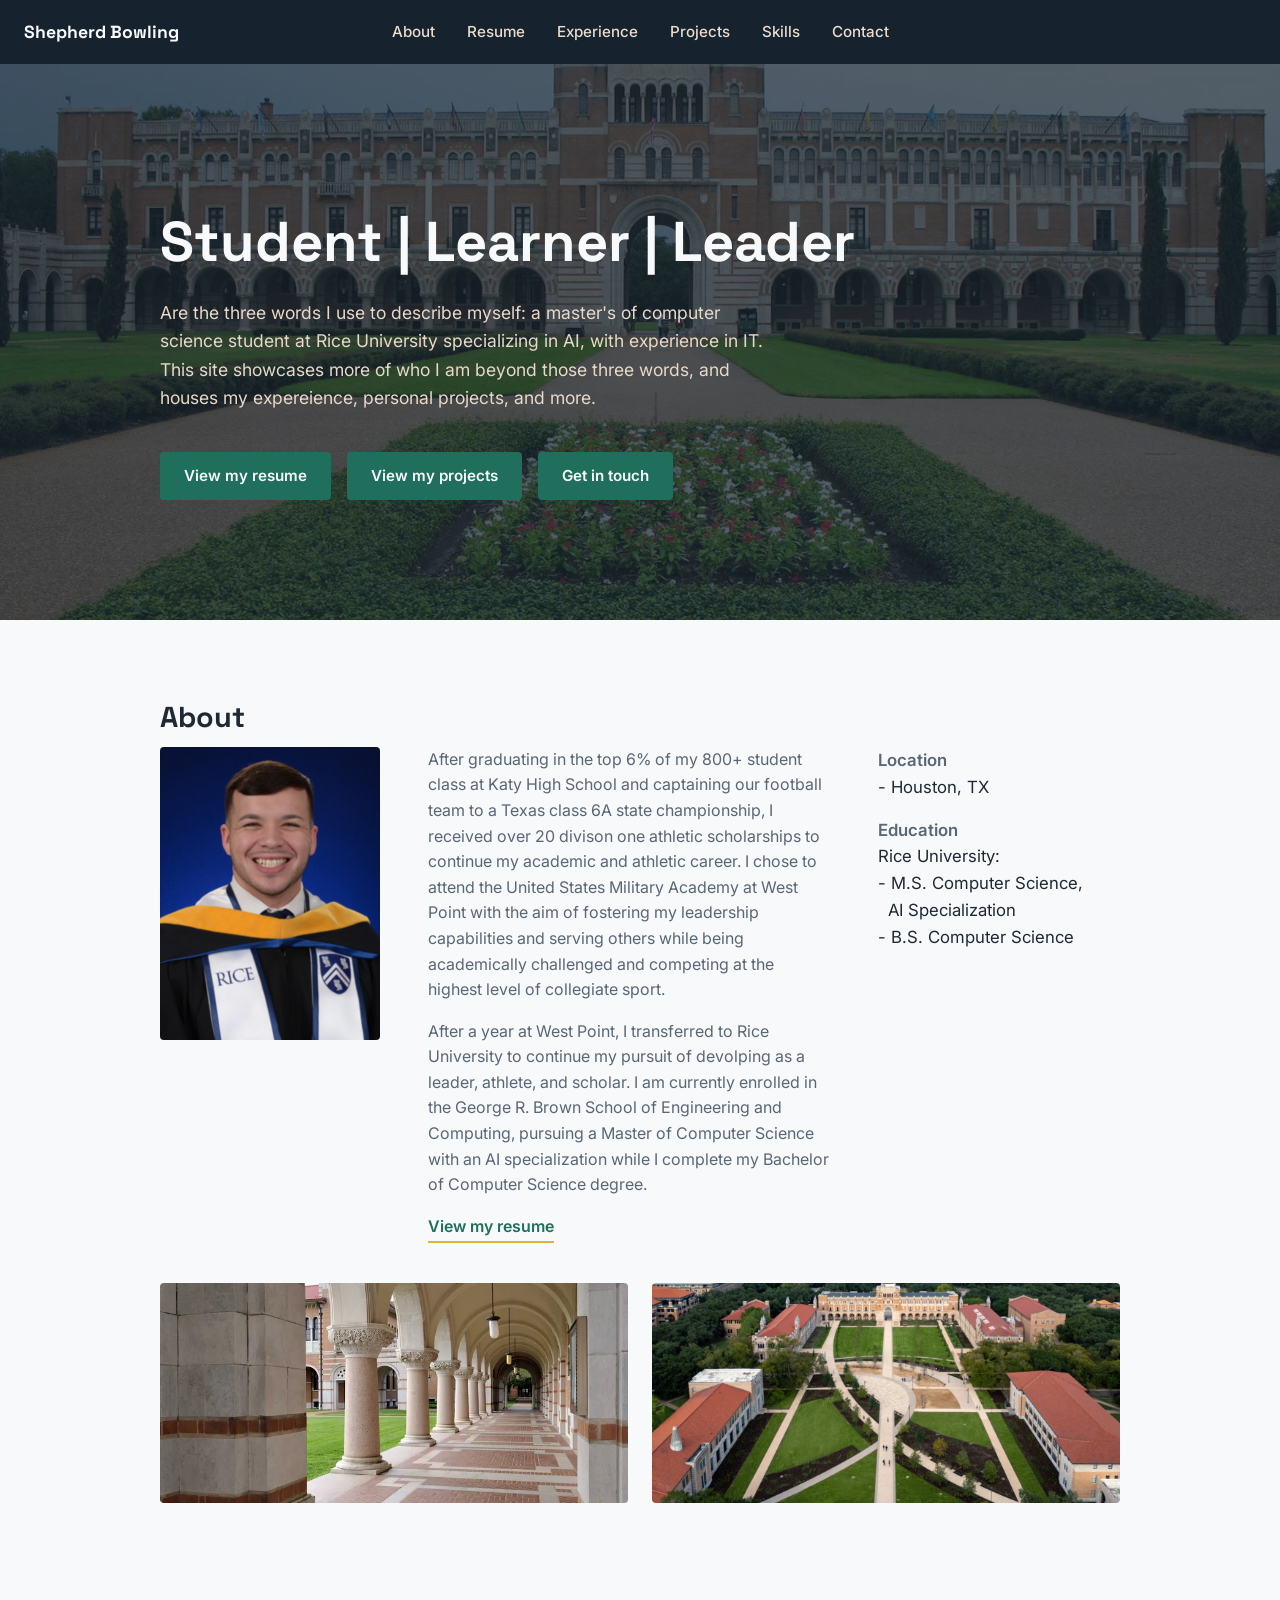
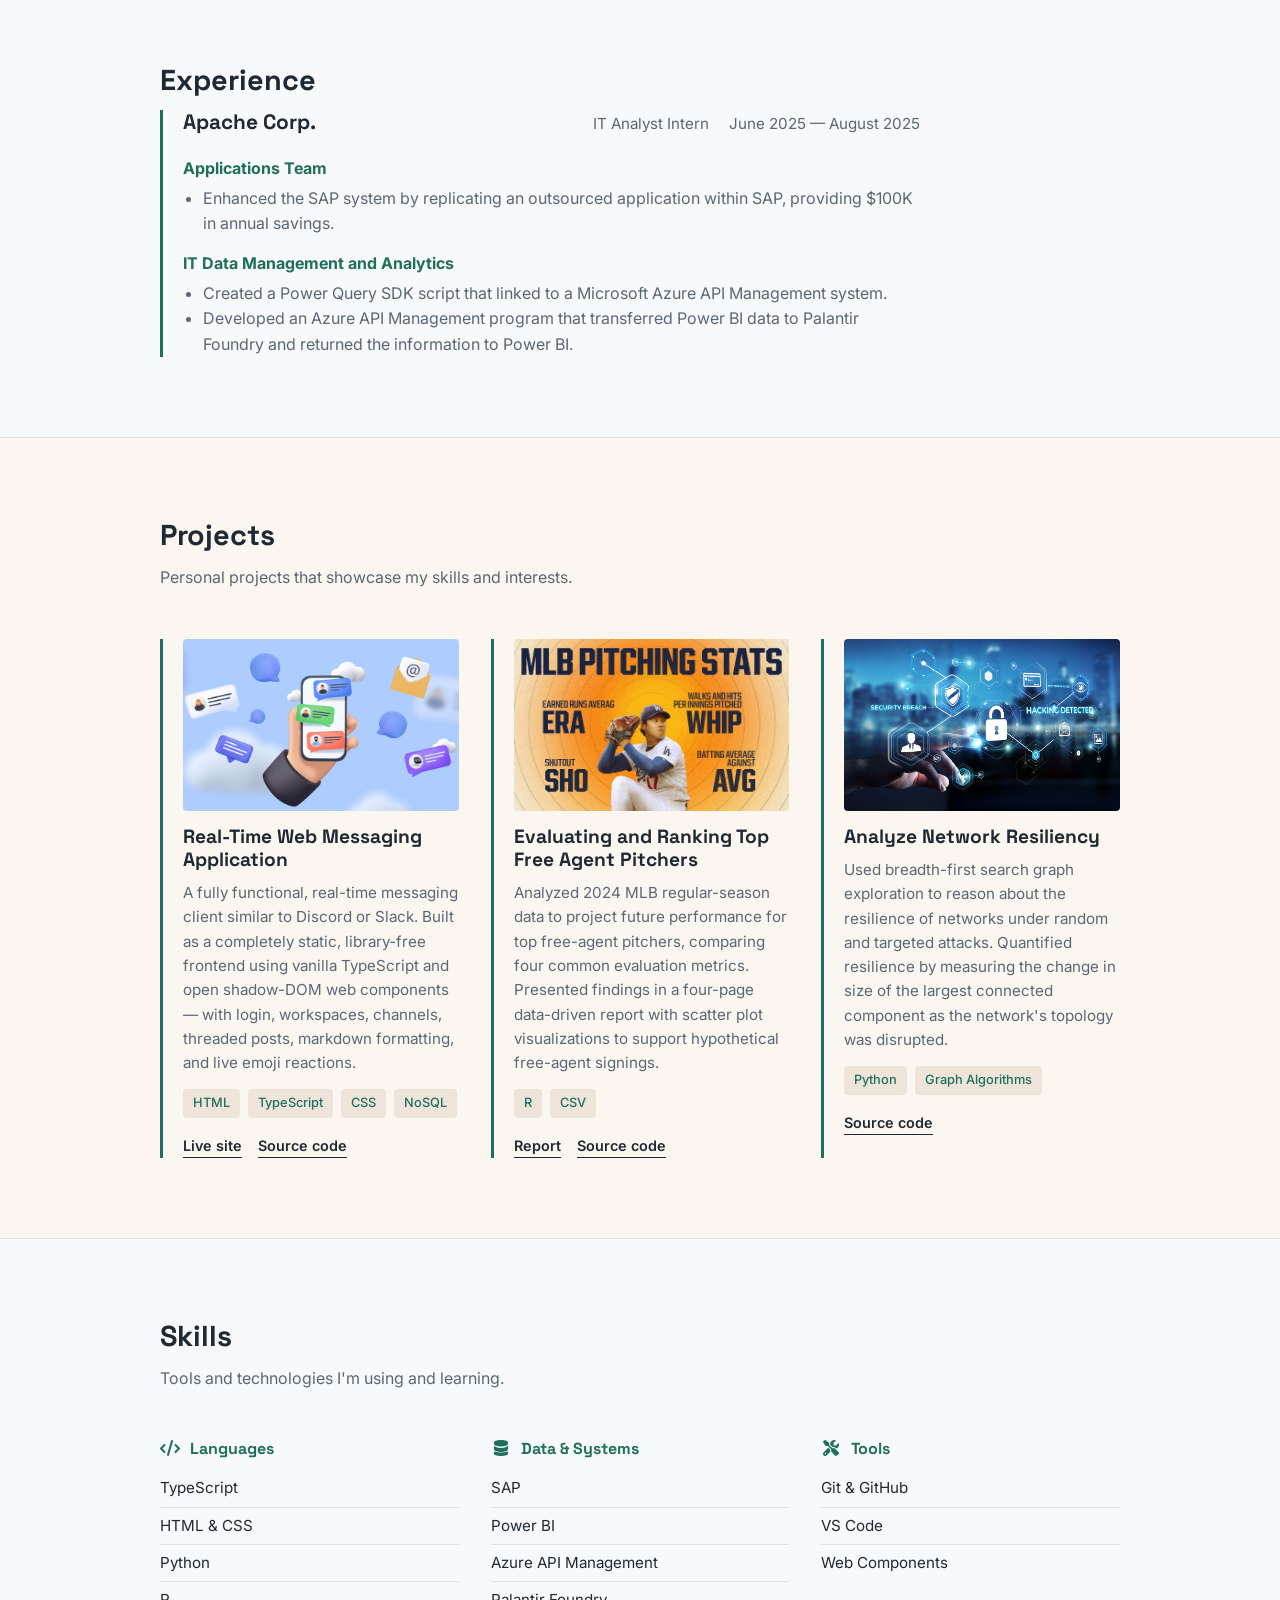
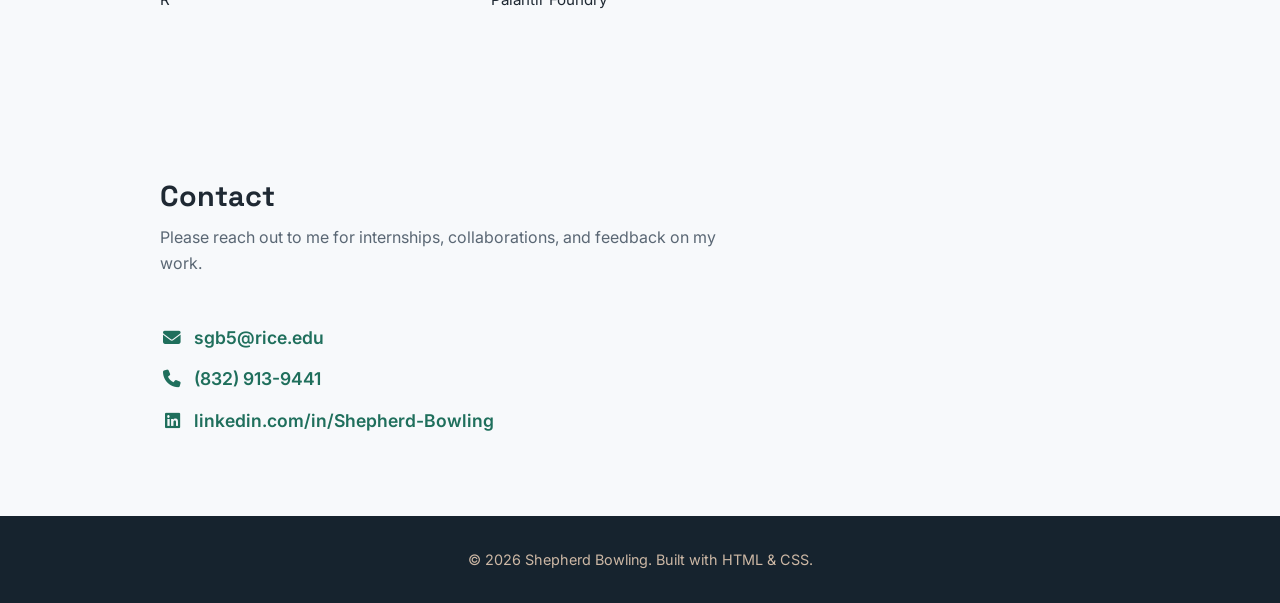
<file: index.html>
<!DOCTYPE html>
<html lang="en">
<head>
  <meta charset="UTF-8">
  <meta name="viewport" content="width=device-width, initial-scale=1.0">
  <title>Shepherd Bowling — Portfolio</title>

  <link rel="preconnect" href="https://fonts.googleapis.com">
  <link href="https://fonts.googleapis.com/css2?family=Space+Grotesk:wght@500;700&family=Inter:wght@400;500;600&display=swap" rel="stylesheet">
  <link rel="stylesheet" href="https://cdnjs.cloudflare.com/ajax/libs/font-awesome/6.5.2/css/all.min.css">
  <link rel="stylesheet" href="style.css">
</head>
<body>

  <!-- ============================================= 
       NAVIGATION
       ============================================= -->

  <nav class="navbar">
    <div class="nav-container">
      <a class="nav-logo" href="index.html">Shepherd Bowling</a>
      <ul class="nav-links">
        <li><a href="#about">About</a></li>
        <li><a href="Resume/index.html">Resume</a></li>
        <li><a href="#experience">Experience</a></li>
        <li><a href="#projects">Projects</a></li>
        <li><a href="#skills">Skills</a></li>
        <li><a href="#contact">Contact</a></li>
      </ul>
    </div>
  </nav>

  <!-- ============================================= 
       HERO
       ============================================= -->

  <header class="hero">
    <div class="container">
      <p class="hero-greeting"></p>
      <h1>Student | Learner | Leader</h1>
      <p>Are the three words I use to describe myself: a master's of computer science student at Rice University specializing in AI, with experience in IT. This site showcases more of who I am beyond those three words, and houses my expereience, personal projects, and more.</p>
      <div class="hero-links">
        <a href="Resume/index.html" class="btn btn-primary">View my resume</a>
        <a href="#projects" class="btn btn-primary">View my projects</a>
        <a href="#contact" class="btn btn-primary">Get in touch</a>
      </div>
    </div>
  </header>

  <!-- ============================================= 
       ABOUT
       ============================================= -->

  <section id="about">
    <div class="container">
      <h2 class="section-heading">About</h2>
      <div class="about-content">
        <figure class="about-photo">
          <img src="img/Grad Photo Tilt Left.png" alt="Shepherd Bowling wearing his Rice University graduation regalia">
        </figure>
        <div class="about-text">
          <p>After graduating in the top 6% of my 800+ student class at Katy High School and captaining our football team to a Texas class 6A state championship, I received over 20 divison one athletic scholarships to continue my academic and athletic career. I chose to attend the United States Military Academy at West Point with the aim of fostering my leadership capabilities and serving others while being academically challenged and competing at the highest level of collegiate sport. </p>
          <p>After a year at West Point, I transferred to Rice University to continue my pursuit of devolping as a leader, athlete, and scholar. I am currently enrolled in the George R. Brown School of Engineering and Computing, pursuing a Master of Computer Science with an AI specialization while I complete my Bachelor of Computer Science degree.</p>
          <a class="about-resume-link" href="Resume/index.html">View my resume</a>
        </div>
        <dl class="about-facts">
          <dt>Location</dt>
          <dd>- Houston, TX</dd>
          <dt>Education</dt>
          <dd>Rice University:</dd>
          <dd>- M.S. Computer Science, &nbsp &nbsp &nbsp &nbsp  AI Specialization</dd>
          <dd>- B.S. Computer Science</dd>
        </dl>
      </div>
      <div class="campus-gallery">
        <figure>
          <img src="img/Hallway.webp" alt="A hallway view at Rice University">
        </figure>
        <figure>
          <img src="img/Quad Arial.webp" alt="The quad at Rice University">
        </figure>
      </div>
    </div>
  </section>

  <!-- =============================================
       EXPERIENCE
       ============================================= -->

  <section id="experience" class="experience-section">
    <div class="container">
      <h2 class="section-heading">Experience</h2>
      <article class="experience-entry">
        <div class="experience-heading">
          <h3>Apache Corp.</h3>
          <p>IT Analyst Intern <span>June 2025 &mdash; August 2025</span></p>
        </div>
        <h4>Applications Team</h4>
        <ul class="experience-list">
          <li>Enhanced the SAP system by replicating an outsourced application within SAP, providing $100K in annual savings.</li>
        </ul>
        <h4>IT Data Management and Analytics</h4>
        <ul class="experience-list">
          <li>Created a Power Query SDK script that linked to a Microsoft Azure API Management system.</li>
          <li>Developed an Azure API Management program that transferred Power BI data to Palantir Foundry and returned the information to Power BI.</li>
        </ul>
      </article>
    </div>
  </section>

  <!-- =============================================
       PROJECTS
       ============================================= -->

  <section id="projects" class="projects-section">
    <div class="container">
      <h2 class="section-heading">Projects</h2>
      <p class="section-intro">Personal projects that showcase my skills and interests.</p>

      <div class="project-grid">

        <!-- Project 1 -->
        <article class="project-card">
          <div class="project-image">
            <img src="img/chat app.png" alt="Chat application interface preview">
          </div>
          <h3>Real-Time Web Messaging Application</h3>
          <p>A fully functional, real-time messaging client similar to Discord or Slack. Built as a completely static, library-free frontend using vanilla TypeScript and open shadow-DOM web components &mdash; with login, workspaces, channels, threaded posts, markdown formatting, and live emoji reactions.</p>
          <ul class="project-tags">
            <li>HTML</li>
            <li>TypeScript</li>
            <li>CSS</li>
            <li>NoSQL</li>
          </ul>
          <div class="project-links">
            <a href="#">Live site</a>
            <a href="#">Source code</a>
          </div>
        </article>

        <!-- Project 2 -->
        <article class="project-card">
          <div class="project-image">
            <img class="baseball-image" src="img/baseball.jpg" alt="Baseball analytics dashboard preview">
          </div>
          <h3>Evaluating and Ranking Top Free Agent Pitchers</h3>
          <p>Analyzed 2024 MLB regular-season data to project future performance for top free-agent pitchers, comparing four common evaluation metrics. Presented findings in a four-page data-driven report with scatter plot visualizations to support hypothetical free-agent signings.</p>
          <ul class="project-tags">
            <li>R</li>
            <li>CSV</li>
          </ul>
          <div class="project-links">
            <a href="#">Report</a>
            <a href="#">Source code</a>
          </div>
        </article>

        <!-- Project 3 -->
        <article class="project-card">
          <div class="project-image">
            <img src="img/securty.jpg" alt="Network security visualization preview">
          </div>
          <h3>Analyze Network Resiliency</h3>
          <p>Used breadth-first search graph exploration to reason about the resilience of networks under random and targeted attacks. Quantified resilience by measuring the change in size of the largest connected component as the network's topology was disrupted.</p>
          <ul class="project-tags">
            <li>Python</li>
            <li>Graph Algorithms</li>
          </ul>
          <div class="project-links">
            <a href="#">Source code</a>
          </div>
        </article>

        <!-- Copy an <article class="project-card"> block above to add more projects -->

      </div>
    </div>
  </section>

  <!-- ============================================= 
       SKILLS
       ============================================= -->

  <section id="skills">
    <div class="container">
      <h2 class="section-heading">Skills</h2>
      <p class="section-intro">Tools and technologies I'm using and learning.</p>

      <div class="skills-grid">
        <div class="skill-group">
          <h3><i class="fa-solid fa-code" aria-hidden="true"></i> Languages</h3>
          <ul>
            <li>TypeScript</li>
            <li>HTML &amp; CSS</li>
            <li>Python</li>
            <li>R</li>
          </ul>
        </div>
        <div class="skill-group">
          <h3><i class="fa-solid fa-database" aria-hidden="true"></i> Data &amp; Systems</h3>
          <ul>
            <li>SAP</li>
            <li>Power BI</li>
            <li>Azure API Management</li>
            <li>Palantir Foundry</li>
          </ul>
        </div>
        <div class="skill-group">
          <h3><i class="fa-solid fa-screwdriver-wrench" aria-hidden="true"></i> Tools</h3>
          <ul>
            <li>Git &amp; GitHub</li>
            <li>VS Code</li>
            <li>Web Components</li>
          </ul>
        </div>
      </div>
    </div>
  </section>

  <!-- ============================================= 
       CONTACT
       ============================================= -->

  <section id="contact" class="contact-section">
    <div class="container">
      <h2 class="section-heading">Contact</h2>
      <p class="section-intro">Please reach out to me for internships, collaborations, and feedback on my work.</p>
      <div class="contact-methods">
        <a href="mailto:sgb5@rice.edu"><i class="fa-solid fa-envelope" aria-hidden="true"></i> sgb5@rice.edu</a>
        <a href="tel:+18329139441"><i class="fa-solid fa-phone" aria-hidden="true"></i> (832) 913-9441</a>
        <a href="https://linkedin.com/in/Shepherd-Bowling"><i class="fa-brands fa-linkedin" aria-hidden="true"></i> linkedin.com/in/Shepherd-Bowling</a>
      </div>
    </div>
  </section>

  <!-- ============================================= 
       FOOTER
       ============================================= -->

  <footer>
    <p>&copy; 2026 Shepherd Bowling. Built with HTML &amp; CSS.</p>
  </footer>

</body>
</html>
</file>
<file: style.css>
/* ============================================= 
    1. VARIABLES — change these to re-theme the whole site
    ============================================= */

:root {
  --color-bg: #F7F9FB;         /* main page background */
  --color-bg-dark: #16232E;    /* dark section background (hero, footer) */
  --color-bar: #16232E;        /* navigation and footer bars */
  --color-text: #1F2933;       /* main text color */
  --color-text-light: #F7F9FB; /* text on dark backgrounds */
  --color-muted: #5A6774;      /* secondary/lighter text */
  --color-accent: #1F6F5C;     /* primary accent (teal green) */
  --color-action: #1F6F5C;     /* links and buttons */
  --color-accent-light: #E3B23C; /* secondary accent (amber) */
  --color-border: #DDE3E8;     /* hairline borders/dividers */

  --font-heading: 'Space Grotesk', sans-serif;
  --font-body: 'Inter', sans-serif;

  --max-width: 960px;
}

/* ============================================= 
    2. RESET — basic browser reset
   ============================================= */

* {
  box-sizing: border-box;
  margin: 0;
  padding: 0;
}

html {
  scroll-behavior: smooth;
}

body {
  font-family: var(--font-body);
  color: var(--color-text);
  background-color: var(--color-bg);
  line-height: 1.6;
}

img {
  max-width: 100%;
  display: block;
}

a {
  color: inherit;
  text-decoration: none;
}

ul {
  list-style: none;
}

h1, h2, h3 {
  font-family: var(--font-heading);
  font-weight: 700;
  line-height: 1.2;
}

section {
  padding: 80px 24px;
}

.container {
  max-width: var(--max-width);
  margin: 0 auto;
}

/* ============================================= 
    3. NAVIGATION
   ============================================= */

.navbar {
  position: sticky;
  top: 0;
  background-color: var(--color-bar);
  z-index: 100;
}

.nav-container {
  width: 100%;
  margin: 0 auto;
  padding: 18px 24px;
  display: flex;
  align-items: center;
  position: relative;
}

.nav-logo {
  font-family: var(--font-heading);
  font-weight: 700;
  font-size: 1.1rem;
  color: var(--color-text-light);
}

.nav-logo:hover,
.nav-logo:focus-visible {
  color: var(--color-accent-light);
}

.nav-links {
  display: flex;
  gap: 32px;
  position: absolute;
  left: 50%;
  transform: translateX(-50%);
}

.nav-links a {
  font-size: 0.95rem;
  font-weight: 500;
  color: #EADBCB;
  transition: color 0.2s ease;
}

.nav-links a:hover,
.nav-links a:focus-visible {
  color: var(--color-accent);
}

/* ============================================= 
    4. HERO SECTION
   ============================================= */

.hero {
  background-color: var(--color-bg-dark);
  background-image: linear-gradient(rgba(22, 35, 46, 0.72), rgba(22, 35, 46, 0.72)), url("img/Main.webp");
  background-size: cover;
  background-position: center;
  color: var(--color-text-light);
  padding: 120px 24px;
}

.hero .container {
  display: flex;
  flex-direction: column;
  gap: 16px;
}

.hero-greeting {
  color: var(--color-accent-light);
  font-weight: 500;
  font-size: 1.05rem;
}

.hero h1 {
  font-size: clamp(2.2rem, 5vw, 3.5rem);
  white-space: nowrap;
}

.hero p {
  max-width: 55ch;
  color: #E8D8C8;
  font-size: 1.1rem;
  margin-top: 8px;
}

.hero-links {
  display: flex;
  gap: 16px;
  margin-top: 24px;
}

.btn {
  display: inline-block;
  padding: 12px 24px;
  border-radius: 4px;
  font-weight: 600;
  font-size: 0.95rem;
  transition: transform 0.15s ease, opacity 0.15s ease;
}

.btn-primary {
  background-color: var(--color-action);
  color: var(--color-text-light);
}

.btn-secondary {
  background-color: var(--color-text-light);
  color: var(--color-accent);
}

.btn:hover,
.btn:focus-visible {
  transform: translateY(-2px);
  opacity: 0.92;
}

/* ============================================= 
    5. SECTION HEADINGS (shared across About / Projects / Skills / Contact)
   ============================================= */

.section-heading {
  font-size: 1.8rem;
  margin-bottom: 12px;
}

.section-intro {
  color: var(--color-muted);
  max-width: 60ch;
  margin-bottom: 48px;
}

/* ============================================= 
    6. ABOUT SECTION
   ============================================= */

.about-content {
  display: flex;
  gap: 48px;
  flex-wrap: wrap;
}

.about-photo {
  flex: 0 1 220px;
}

.about-photo img {
  width: 100%;
  aspect-ratio: 3 / 4;
  object-fit: cover;
  border-radius: 4px;
}

.about-text {
  flex: 1 1 400px;
}

.about-text p {
  margin-bottom: 16px;
  color: var(--color-muted);
}

.about-resume-link {
  display: inline-block;
  color: var(--color-action);
  font-weight: 600;
  border-bottom: 2px solid var(--color-accent-light);
  padding-bottom: 2px;
}

.about-resume-link:hover,
.about-resume-link:focus-visible {
  color: var(--color-bg-dark);
}

.about-facts {
  flex: 1 1 240px;
}

.about-facts dt {
  font-weight: 600;
  font-size: 1.05rem;
  color: var(--color-muted);
  margin-top: 16px;
}

.about-facts dt:first-child {
  margin-top: 0;
}

.about-facts dd {
  font-size: 1.05rem;
}

.campus-gallery {
  display: flex;
  gap: 24px;
  flex-wrap: wrap;
  margin-top: 40px;
}

.campus-gallery figure {
  flex: 1 1 280px;
}

.campus-gallery img {
  width: 100%;
  height: 220px;
  object-fit: cover;
  border-radius: 4px;
}

/* ============================================= 
    7. EXPERIENCE SECTION
   ============================================= */

.experience-section {
  background-color: var(--color-bg);
}

.experience-entry {
  border-left: 3px solid var(--color-accent);
  padding-left: 20px;
  max-width: 760px;
}

.experience-heading {
  display: flex;
  justify-content: space-between;
  gap: 24px;
  align-items: baseline;
  margin-bottom: 20px;
}

.experience-heading h3 {
  font-size: 1.3rem;
}

.experience-heading p {
  color: var(--color-muted);
  font-size: 0.95rem;
  white-space: nowrap;
}

.experience-heading p span {
  margin-left: 16px;
}

.experience-entry h4 {
  color: var(--color-accent);
  font-size: 1rem;
  margin: 14px 0 4px;
}

.experience-list {
  list-style: disc;
  margin-left: 20px;
  color: var(--color-muted);
}

/* =============================================
    8. PROJECTS SECTION
   ============================================= */

.projects-section {
  background-color: #FBF7F0;
  border-top: 1px solid var(--color-border);
  border-bottom: 1px solid var(--color-border);
}

.project-grid {
  display: grid;
  grid-template-columns: repeat(auto-fit, minmax(280px, 1fr));
  gap: 32px;
}

.project-card {
  border-left: 3px solid var(--color-accent);
  padding-left: 20px;
  display: flex;
  flex-direction: column;
  gap: 10px;
}

.project-card .project-image {
  width: 100%;
  aspect-ratio: 16 / 10;
  background-color: var(--color-border);
  border-radius: 4px;
  margin-bottom: 4px;
  overflow: hidden;
}

.project-card .project-image img {
  width: 100%;
  height: 100%;
  object-fit: cover;
  object-position: center;
  display: block;
}

.project-card .project-image .baseball-image {
  object-position: 50% 10%;
}

.project-card h3 {
  font-size: 1.2rem;
}

.project-card p {
  color: var(--color-muted);
  font-size: 0.95rem;
}

.project-tags {
  display: flex;
  flex-wrap: wrap;
  gap: 8px;
  margin-top: 4px;
}

.project-tags li {
  font-size: 0.8rem;
  font-weight: 500;
  color: var(--color-accent);
  background-color: rgba(140, 90, 60, 0.12);
  padding: 4px 10px;
  border-radius: 4px;
}

.project-links {
  display: flex;
  gap: 16px;
  margin-top: 6px;
  font-weight: 600;
  font-size: 0.9rem;
}

.project-links a {
  color: var(--color-text);
  border-bottom: 1px solid var(--color-text);
}

/* ============================================= 
  9. SKILLS SECTION
   ============================================= */

.skills-grid {
  display: grid;
  grid-template-columns: repeat(auto-fit, minmax(200px, 1fr));
  gap: 32px;
}

.skill-group h3 {
  font-size: 1rem;
  color: var(--color-accent);
  margin-bottom: 12px;
}

.skill-group h3 i {
  width: 1.25rem;
  margin-right: 6px;
  text-align: center;
}

.skill-group ul li {
  padding: 6px 0;
  border-bottom: 1px solid var(--color-border);
  font-size: 0.95rem;
}

.skill-group ul li:last-child {
  border-bottom: none;
}

/* ============================================= 
  10. CONTACT SECTION
   ============================================= */

.contact-section {
  text-align: left;
}

.contact-methods {
  display: flex;
  flex-direction: column;
  gap: 12px;
  margin-top: 8px;
}

.contact-methods a {
  font-size: 1.1rem;
  font-weight: 600;
  color: var(--color-accent);
  width: fit-content;
  border-bottom: 1px solid transparent;
}

.contact-methods a i {
  width: 1.5rem;
  margin-right: 6px;
  text-align: center;
}

.contact-methods a:hover,
.contact-methods a:focus-visible {
  border-bottom-color: var(--color-accent);
}

/* ============================================= 
    10. FOOTER
   ============================================= */

footer {
  background-color: var(--color-bar);
  color: #CDB8A5;
  text-align: center;
  padding: 32px 24px;
  font-size: 0.9rem;
}

/* ============================================= 
  11. RESPONSIVE — smaller screens
   ============================================= */
   
@media (max-width: 640px) {
  .nav-container {
    flex-direction: column;
    align-items: flex-start;
    gap: 12px;
  }
  .nav-links {
    gap: 16px;
    position: static;
    transform: none;
    align-self: center;
  }
  section {
    padding: 56px 20px;
  }
  .hero {
    padding: 80px 20px;
  }
}

/* Respect users who prefer reduced motion */
@media (prefers-reduced-motion: reduce) {
  html {
    scroll-behavior: auto;
  }
  .btn {
    transition: none;
  }
}
</file>
